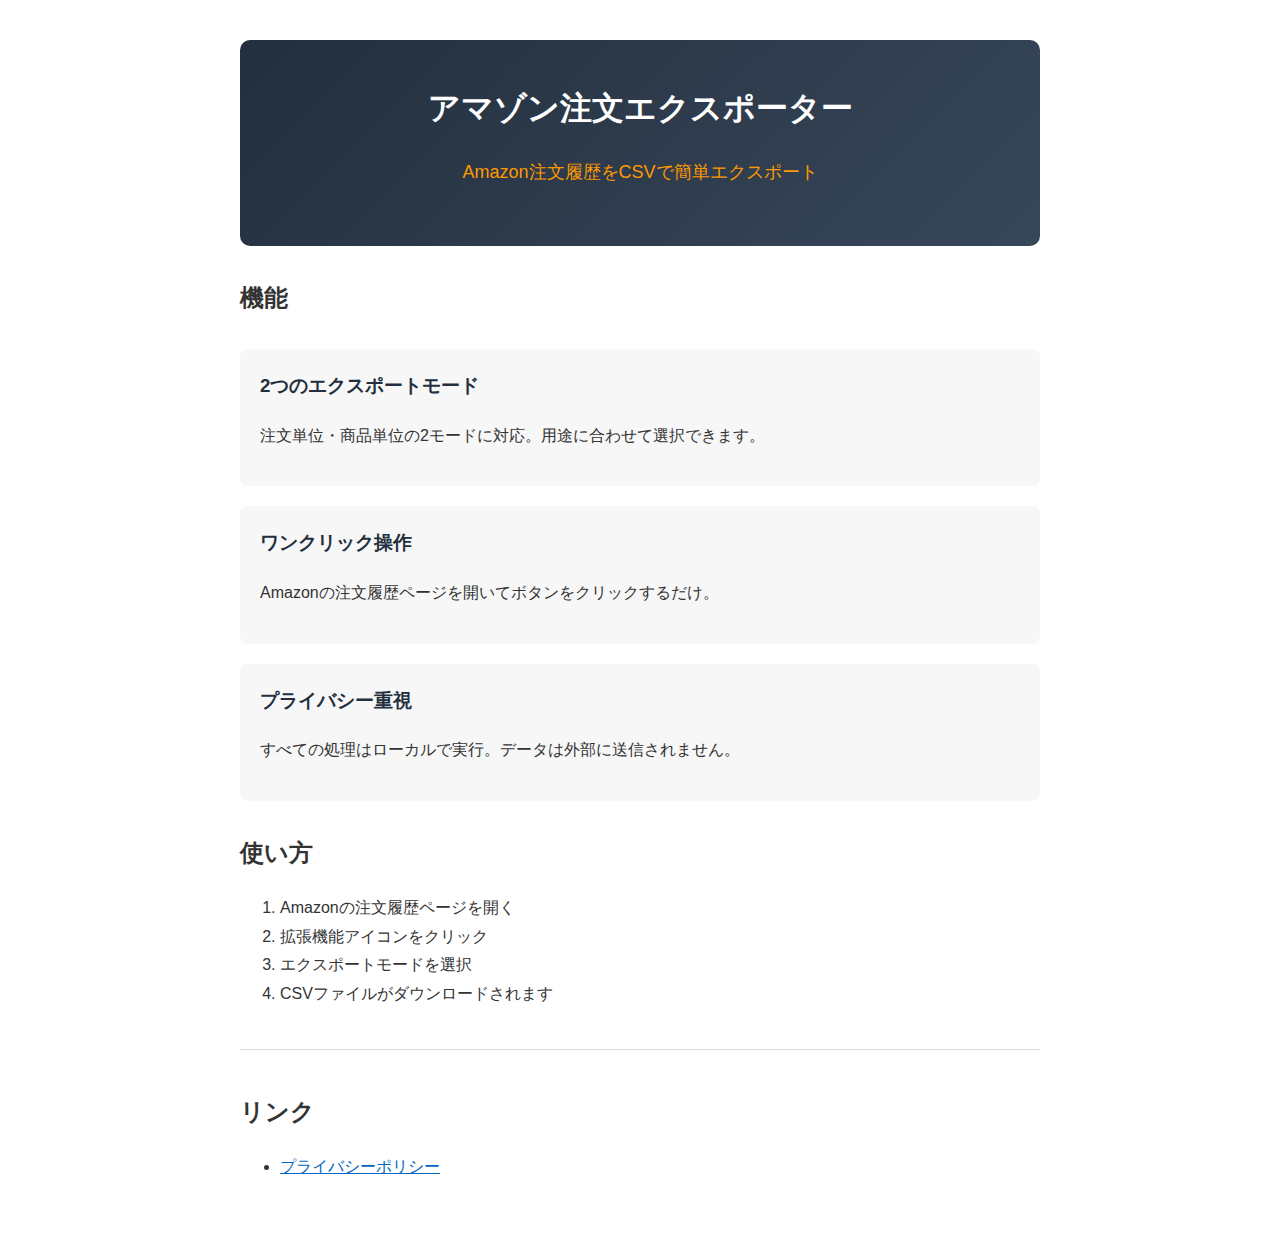
<file: docs/index.html>
<!DOCTYPE html>
<html lang="ja">
<head>
  <meta charset="UTF-8">
  <meta name="viewport" content="width=device-width, initial-scale=1.0">
  <title>アマゾン注文エクスポーター - Chrome拡張機能</title>
  <style>
    body {
      font-family: -apple-system, BlinkMacSystemFont, 'Segoe UI', Roboto, sans-serif;
      max-width: 800px;
      margin: 0 auto;
      padding: 40px 20px;
      line-height: 1.8;
      color: #333;
    }
    h1 {
      color: #232f3e;
    }
    .hero {
      text-align: center;
      padding: 40px 0;
      background: linear-gradient(135deg, #232f3e 0%, #37475a 100%);
      color: white;
      border-radius: 10px;
      margin-bottom: 30px;
    }
    .hero h1 {
      color: white;
      margin: 0;
    }
    .hero p {
      color: #ff9900;
      font-size: 18px;
    }
    .features {
      display: grid;
      gap: 20px;
      margin: 30px 0;
    }
    .feature {
      padding: 20px;
      background: #f7f7f7;
      border-radius: 8px;
    }
    .feature h3 {
      margin-top: 0;
      color: #232f3e;
    }
    .links {
      margin-top: 40px;
      padding-top: 20px;
      border-top: 1px solid #ddd;
    }
    a {
      color: #0066c0;
    }
  </style>
</head>
<body>
  <div class="hero">
    <h1>アマゾン注文エクスポーター</h1>
    <p>Amazon注文履歴をCSVで簡単エクスポート</p>
  </div>

  <h2>機能</h2>
  <div class="features">
    <div class="feature">
      <h3>2つのエクスポートモード</h3>
      <p>注文単位・商品単位の2モードに対応。用途に合わせて選択できます。</p>
    </div>
    <div class="feature">
      <h3>ワンクリック操作</h3>
      <p>Amazonの注文履歴ページを開いてボタンをクリックするだけ。</p>
    </div>
    <div class="feature">
      <h3>プライバシー重視</h3>
      <p>すべての処理はローカルで実行。データは外部に送信されません。</p>
    </div>
  </div>

  <h2>使い方</h2>
  <ol>
    <li>Amazonの注文履歴ページを開く</li>
    <li>拡張機能アイコンをクリック</li>
    <li>エクスポートモードを選択</li>
    <li>CSVファイルがダウンロードされます</li>
  </ol>

  <div class="links">
    <h2>リンク</h2>
    <ul>
      <li><a href="privacy-policy.html">プライバシーポリシー</a></li>
    </ul>
  </div>

</body>
</html>
</file>
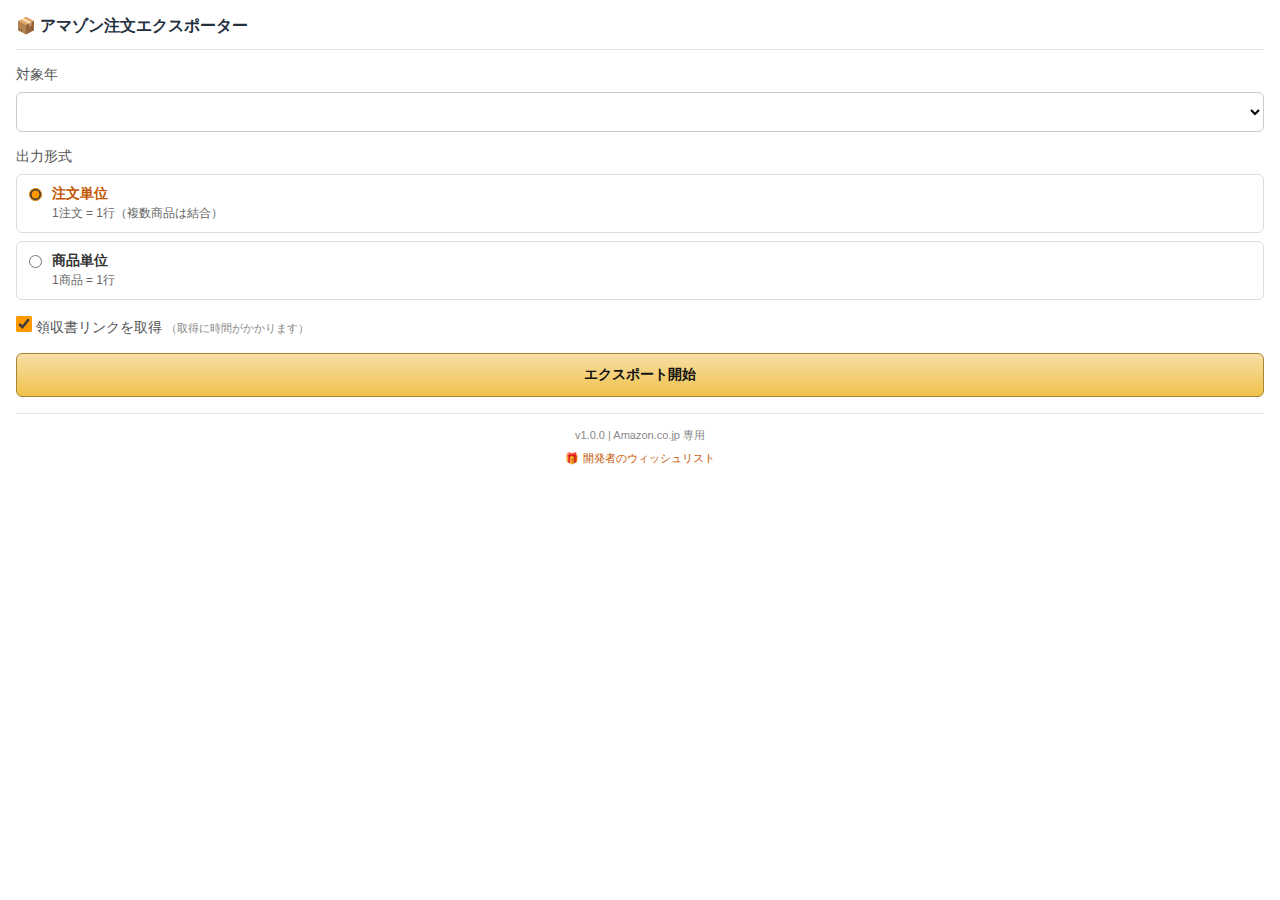
<file: popup.html>
<!DOCTYPE html>
<html lang="ja">
<head>
  <meta charset="UTF-8">
  <meta name="viewport" content="width=device-width, initial-scale=1.0">
  <title>アマゾン注文エクスポーター</title>
  <link rel="stylesheet" href="popup.css">
</head>
<body>
  <div class="container">
    <header>
      <h1>📦 アマゾン注文エクスポーター</h1>
    </header>

    <main>
      <!-- エラーメッセージ -->
      <div id="error-message" class="error-message hidden">
        <p>⚠️ 注文履歴ページで開いてください</p>
        <p class="error-sub">このツールはAmazonの注文履歴ページでのみ動作します</p>
        <a href="https://www.amazon.co.jp/your-orders/orders" target="_blank" class="error-link">📋 注文履歴を開く</a>
      </div>

      <!-- 設定フォーム -->
      <div id="settings-form">
        <!-- 対象年 -->
        <div class="form-group">
          <label for="year-select">対象年</label>
          <select id="year-select">
            <!-- JSで動的に生成 -->
          </select>
        </div>

        <!-- 出力形式 -->
        <div class="form-group">
          <label>出力形式</label>
          <div class="radio-group">
            <label class="radio-label">
              <input type="radio" name="export-mode" value="by-order" checked>
              <span class="radio-text">
                <strong>注文単位</strong>
                <small>1注文 = 1行（複数商品は結合）</small>
              </span>
            </label>
            <label class="radio-label">
              <input type="radio" name="export-mode" value="by-product">
              <span class="radio-text">
                <strong>商品単位</strong>
                <small>1商品 = 1行</small>
              </span>
            </label>
          </div>
        </div>

        <!-- オプション -->
        <div class="form-group">
          <label class="checkbox-label">
            <input type="checkbox" id="fetch-invoice" checked>
            <span>領収書リンクを取得</span>
            <small class="checkbox-note">（取得に時間がかかります）</small>
          </label>
        </div>

        <!-- 実行ボタン -->
        <button id="export-btn" class="export-btn">
          エクスポート開始
        </button>
      </div>

      <!-- 進捗表示 -->
      <div id="progress-section" class="hidden">
        <div class="progress-header">
          <span id="progress-text">準備中...</span>
          <span id="progress-percent">0%</span>
        </div>
        <div class="progress-bar">
          <div id="progress-fill" class="progress-fill"></div>
        </div>
        <p class="progress-note">💡 このウィンドウを閉じても処理は続行されます</p>
        <button id="cancel-btn" class="cancel-btn">キャンセル</button>
      </div>

      <!-- 完了メッセージ -->
      <div id="complete-section" class="hidden">
        <div class="complete-message">
          <span class="complete-icon">✅</span>
          <p id="complete-text">エクスポート完了！</p>
        </div>
        <button id="restart-btn" class="restart-btn">新しいエクスポート</button>
      </div>
    </main>

    <footer>
      <small>v1.0.0 | Amazon.co.jp 専用</small>
      <div class="footer-link">
        <a href="https://www.amazon.co.jp/hz/wishlist/ls/2UU7DRTSDKRCI?ref_=list_d_wl_lfu_nav_2" target="_blank">🎁 開発者のウィッシュリスト</a>
      </div>
    </footer>
  </div>

  <script src="popup.js"></script>
</body>
</html>
</file>
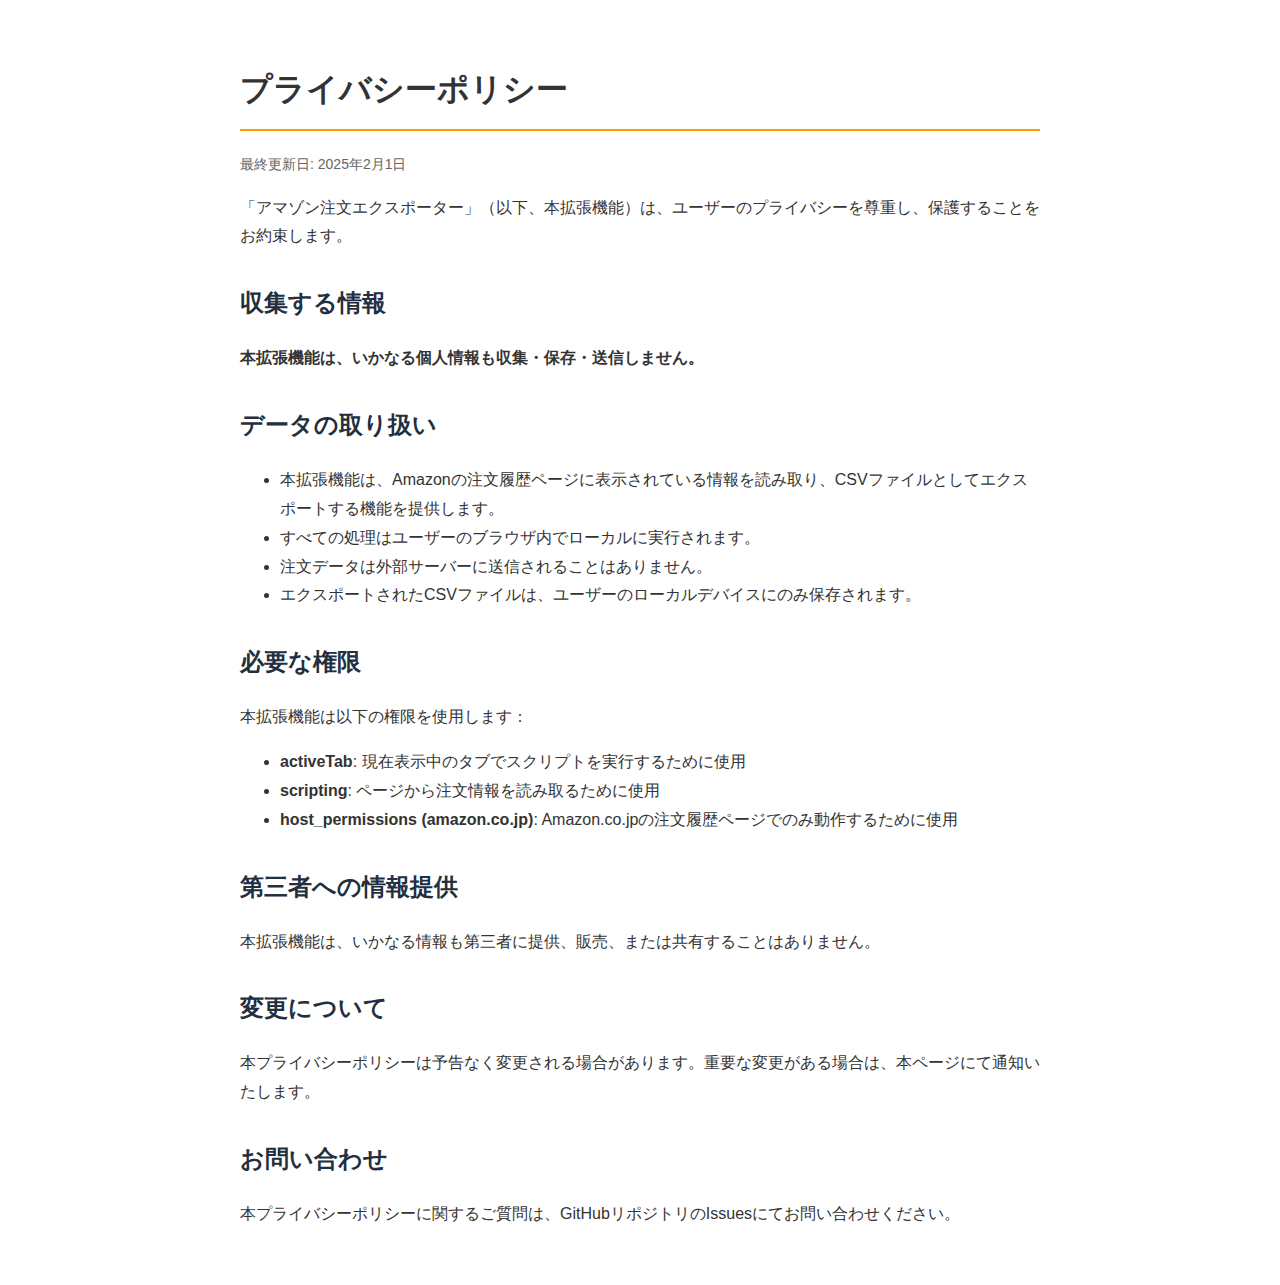
<file: docs/privacy-policy.html>
<!DOCTYPE html>
<html lang="ja">
<head>
  <meta charset="UTF-8">
  <meta name="viewport" content="width=device-width, initial-scale=1.0">
  <title>プライバシーポリシー - アマゾン注文エクスポーター</title>
  <style>
    body {
      font-family: -apple-system, BlinkMacSystemFont, 'Segoe UI', Roboto, sans-serif;
      max-width: 800px;
      margin: 0 auto;
      padding: 40px 20px;
      line-height: 1.8;
      color: #333;
    }
    h1 {
      border-bottom: 2px solid #ff9900;
      padding-bottom: 10px;
    }
    h2 {
      margin-top: 30px;
      color: #232f3e;
    }
    .updated {
      color: #666;
      font-size: 14px;
    }
  </style>
</head>
<body>
  <h1>プライバシーポリシー</h1>
  <p class="updated">最終更新日: 2025年2月1日</p>

  <p>「アマゾン注文エクスポーター」（以下、本拡張機能）は、ユーザーのプライバシーを尊重し、保護することをお約束します。</p>

  <h2>収集する情報</h2>
  <p><strong>本拡張機能は、いかなる個人情報も収集・保存・送信しません。</strong></p>

  <h2>データの取り扱い</h2>
  <ul>
    <li>本拡張機能は、Amazonの注文履歴ページに表示されている情報を読み取り、CSVファイルとしてエクスポートする機能を提供します。</li>
    <li>すべての処理はユーザーのブラウザ内でローカルに実行されます。</li>
    <li>注文データは外部サーバーに送信されることはありません。</li>
    <li>エクスポートされたCSVファイルは、ユーザーのローカルデバイスにのみ保存されます。</li>
  </ul>

  <h2>必要な権限</h2>
  <p>本拡張機能は以下の権限を使用します：</p>
  <ul>
    <li><strong>activeTab</strong>: 現在表示中のタブでスクリプトを実行するために使用</li>
    <li><strong>scripting</strong>: ページから注文情報を読み取るために使用</li>
    <li><strong>host_permissions (amazon.co.jp)</strong>: Amazon.co.jpの注文履歴ページでのみ動作するために使用</li>
  </ul>

  <h2>第三者への情報提供</h2>
  <p>本拡張機能は、いかなる情報も第三者に提供、販売、または共有することはありません。</p>

  <h2>変更について</h2>
  <p>本プライバシーポリシーは予告なく変更される場合があります。重要な変更がある場合は、本ページにて通知いたします。</p>

  <h2>お問い合わせ</h2>
  <p>本プライバシーポリシーに関するご質問は、GitHubリポジトリのIssuesにてお問い合わせください。</p>

</body>
</html>
</file>
<file: popup.css>
* {
  box-sizing: border-box;
  margin: 0;
  padding: 0;
}

body {
  font-family: -apple-system, BlinkMacSystemFont, 'Segoe UI', Roboto, 'Helvetica Neue', Arial, sans-serif;
  font-size: 14px;
  color: #333;
  background: #fff;
  min-width: 320px;
}

.container {
  padding: 16px;
}

/* ヘッダー */
header {
  margin-bottom: 16px;
  padding-bottom: 12px;
  border-bottom: 1px solid #e5e5e5;
}

header h1 {
  font-size: 16px;
  font-weight: 600;
  color: #232f3e;
}

/* フォーム */
.form-group {
  margin-bottom: 16px;
}

.form-group > label {
  display: block;
  font-weight: 500;
  margin-bottom: 8px;
  color: #555;
}

/* セレクト */
select {
  width: 100%;
  padding: 10px 12px;
  font-size: 14px;
  border: 1px solid #ccc;
  border-radius: 6px;
  background: #fff;
  cursor: pointer;
}

select:focus {
  outline: none;
  border-color: #ff9900;
  box-shadow: 0 0 0 2px rgba(255, 153, 0, 0.2);
}

/* ラジオボタン */
.radio-group {
  display: flex;
  flex-direction: column;
  gap: 8px;
}

.radio-label {
  display: flex;
  align-items: flex-start;
  gap: 10px;
  padding: 10px 12px;
  border: 1px solid #ddd;
  border-radius: 6px;
  cursor: pointer;
  transition: all 0.2s;
}

.radio-label:hover {
  border-color: #ff9900;
  background: #fffbf5;
}

.radio-label input[type="radio"] {
  margin-top: 3px;
  accent-color: #ff9900;
}

.radio-label input[type="radio"]:checked + .radio-text strong {
  color: #c45500;
}

.radio-text {
  display: flex;
  flex-direction: column;
  gap: 2px;
}

.radio-text strong {
  font-size: 14px;
}

.radio-text small {
  font-size: 12px;
  color: #666;
}

/* チェックボックス */
.checkbox-label {
  display: flex;
  align-items: center;
  gap: 8px;
  cursor: pointer;
}

.checkbox-label input[type="checkbox"] {
  width: 16px;
  height: 16px;
  accent-color: #ff9900;
}

.checkbox-note {
  font-size: 11px;
  color: #888;
}

/* ボタン */
.export-btn {
  width: 100%;
  padding: 12px 16px;
  font-size: 14px;
  font-weight: 600;
  color: #111;
  background: linear-gradient(to bottom, #f7dfa5, #f0c14b);
  border: 1px solid #a88734;
  border-radius: 6px;
  cursor: pointer;
  transition: all 0.2s;
}

.export-btn:hover {
  background: linear-gradient(to bottom, #f5d78e, #eeb933);
}

.export-btn:active {
  background: #f0c14b;
}

.export-btn:disabled {
  opacity: 0.6;
  cursor: not-allowed;
}

/* 進捗表示 */
#progress-section {
  margin-top: 16px;
}

.progress-header {
  display: flex;
  justify-content: space-between;
  margin-bottom: 8px;
  font-size: 13px;
}

#progress-text {
  color: #555;
}

#progress-percent {
  font-weight: 600;
  color: #c45500;
}

.progress-bar {
  height: 8px;
  background: #e5e5e5;
  border-radius: 4px;
  overflow: hidden;
}

.progress-fill {
  height: 100%;
  width: 0%;
  background: linear-gradient(to right, #ff9900, #c45500);
  border-radius: 4px;
  transition: width 0.3s ease;
}

.cancel-btn {
  width: 100%;
  margin-top: 12px;
  padding: 8px 16px;
  font-size: 13px;
  color: #555;
  background: #f5f5f5;
  border: 1px solid #ccc;
  border-radius: 6px;
  cursor: pointer;
}

.cancel-btn:hover {
  background: #eee;
}

.progress-note {
  margin-top: 12px;
  font-size: 12px;
  color: #666;
  text-align: center;
}

/* 完了メッセージ */
#complete-section {
  margin-top: 16px;
  text-align: center;
}

.complete-message {
  padding: 20px;
  background: #f0fff4;
  border: 1px solid #68d391;
  border-radius: 8px;
  margin-bottom: 12px;
}

.complete-icon {
  font-size: 32px;
  display: block;
  margin-bottom: 8px;
}

.complete-message p {
  font-weight: 600;
  color: #276749;
}

.restart-btn {
  width: 100%;
  padding: 10px 16px;
  font-size: 14px;
  color: #fff;
  background: #232f3e;
  border: none;
  border-radius: 6px;
  cursor: pointer;
}

.restart-btn:hover {
  background: #37475a;
}

/* エラーメッセージ */
.error-message {
  padding: 20px 16px;
  background: #fff5f5;
  border: 1px solid #fc8181;
  border-radius: 8px;
  text-align: center;
}

.error-message p {
  color: #c53030;
  margin-bottom: 8px;
}

.error-message .error-sub {
  font-size: 12px;
  color: #666;
  margin-bottom: 12px;
}

.error-message .error-link {
  display: inline-block;
  padding: 10px 20px;
  background: linear-gradient(to bottom, #f7dfa5, #f0c14b);
  border: 1px solid #a88734;
  border-radius: 6px;
  color: #111;
  font-size: 14px;
  font-weight: 500;
  text-decoration: none;
}

.error-message .error-link:hover {
  background: linear-gradient(to bottom, #f5d78e, #eeb933);
}

/* フッター */
footer {
  margin-top: 16px;
  padding-top: 12px;
  border-top: 1px solid #e5e5e5;
  text-align: center;
}

footer small {
  color: #888;
  font-size: 11px;
}

.footer-link {
  margin-top: 6px;
}

.footer-link a {
  color: #c45500;
  font-size: 11px;
  text-decoration: none;
}

.footer-link a:hover {
  text-decoration: underline;
}

/* ユーティリティ */
.hidden {
  display: none !important;
}
</file>
